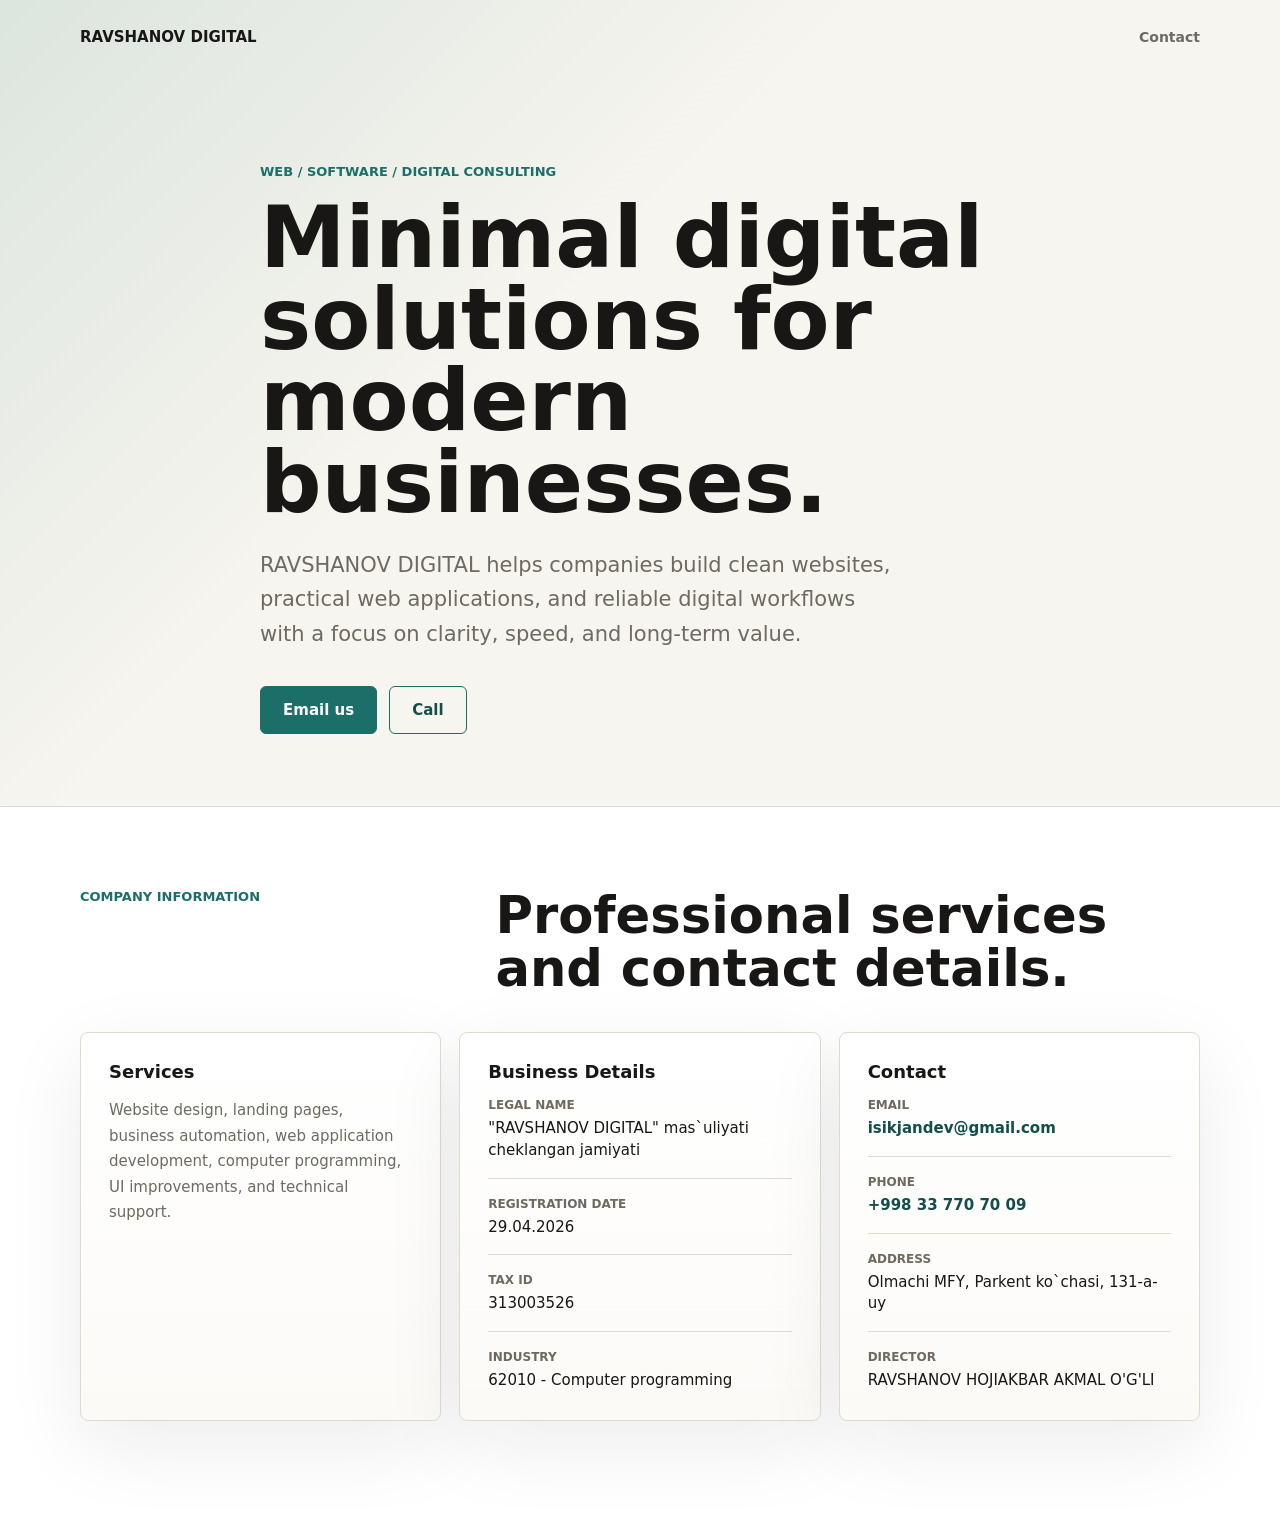
<file: index.html>
<!doctype html>
<html lang="ru">
  <head>
    <meta charset="UTF-8" />
    <meta name="viewport" content="width=device-width, initial-scale=1.0" />
    <title>RAVSHANOV DIGITAL - Business Website</title>
    <meta
      name="description"
      content="RAVSHANOV DIGITAL provides computer programming, software development, and digital services for businesses."
    />
    <link rel="stylesheet" href="styles.css" />
    <meta name="google-site-verification" content="D-GQ3oTYzcxDa-gmTwiZb0Vh77wzxZHd9rKQFkZ1bDU" />
  </head>
  <body>
    <main class="page">
      <section class="hero" aria-labelledby="hero-title">
        <nav class="nav" aria-label="Main navigation">
          <a class="logo" href="#hero-title">RAVSHANOV DIGITAL</a>
          <a class="nav-link" href="#contacts">Contact</a>
        </nav>

        <div class="hero-content">
          <p class="eyebrow">Web / Software / Digital consulting</p>
          <h1 id="hero-title">Minimal digital solutions for modern businesses.</h1>
          <p class="hero-text">
            RAVSHANOV DIGITAL helps companies build clean websites, practical web applications,
            and reliable digital workflows with a focus on clarity, speed, and long-term value.
          </p>
          <div class="hero-actions" aria-label="Primary contact options">
            <a class="button" href="mailto:isikjandev@gmail.com">Email us</a>
            <a class="button button-secondary" href="tel:+998337707009">Call</a>
          </div>
        </div>
      </section>

      <section class="details" id="contacts" aria-labelledby="details-title">
        <div class="section-heading">
          <p class="eyebrow">Company information</p>
          <h2 id="details-title">Professional services and contact details.</h2>
        </div>

        <div class="info-grid">
          <article class="info-card">
            <h3>Services</h3>
            <p>
              Website design, landing pages, business automation, web application
              development, computer programming, UI improvements, and technical support.
            </p>
          </article>

          <article class="info-card">
            <h3>Business Details</h3>
            <dl class="facts">
              <div>
                <dt>Legal name</dt>
                <dd>"RAVSHANOV DIGITAL" mas`uliyati cheklangan jamiyati</dd>
              </div>
              <div>
                <dt>Registration date</dt>
                <dd>29.04.2026</dd>
              </div>
              <div>
                <dt>Tax ID</dt>
                <dd>313003526</dd>
              </div>
              <div>
                <dt>Industry</dt>
                <dd>62010 - Computer programming</dd>
              </div>
            </dl>
          </article>

          <article class="info-card">
            <h3>Contact</h3>
            <dl class="facts">
              <div>
                <dt>Email</dt>
                <dd><a href="mailto:isikjandev@gmail.com">isikjandev@gmail.com</a></dd>
              </div>
              <div>
                <dt>Phone</dt>
                <dd><a href="tel:+998337707009">+998 33 770 70 09</a></dd>
              </div>
              <div>
                <dt>Address</dt>
                <dd>Olmachi MFY, Parkent ko`chasi, 131-a-uy</dd>
              </div>
              <div>
                <dt>Director</dt>
                <dd>RAVSHANOV HOJIAKBAR AKMAL O'G'LI</dd>
              </div>
            </dl>
          </article>
        </div>
      </section>
    </main>
  </body>
</html>
</file>
<file: styles.css>
:root {
  color-scheme: light;
  --bg: #f7f5ef;
  --surface: #ffffff;
  --ink: #181715;
  --muted: #6f6a61;
  --line: #dfd9ce;
  --accent: #1b6f68;
  --accent-dark: #124f4b;
  --shadow: 0 24px 80px rgba(24, 23, 21, 0.08);
}

* {
  box-sizing: border-box;
}

html {
  scroll-behavior: smooth;
}

body {
  margin: 0;
  min-width: 320px;
  font-family:
    Inter, ui-sans-serif, system-ui, -apple-system, BlinkMacSystemFont, "Segoe UI",
    sans-serif;
  color: var(--ink);
  background: var(--bg);
}

a {
  color: inherit;
  text-decoration: none;
}

.page {
  min-height: 100vh;
}

.hero {
  min-height: 68vh;
  padding: 28px clamp(20px, 5vw, 72px) 72px;
  background:
    linear-gradient(135deg, rgba(27, 111, 104, 0.12), transparent 42%),
    var(--bg);
  border-bottom: 1px solid var(--line);
}

.nav {
  display: flex;
  align-items: center;
  justify-content: space-between;
  max-width: 1120px;
  margin: 0 auto;
}

.logo {
  font-size: 15px;
  font-weight: 750;
  letter-spacing: 0;
}

.nav-link {
  color: var(--muted);
  font-size: 14px;
  font-weight: 600;
  transition:
    color 180ms ease,
    transform 180ms ease;
}

.nav-link:hover {
  color: var(--accent);
  transform: translateY(-1px);
}

.hero-content {
  width: min(760px, 100%);
  max-width: 1120px;
  margin: 118px auto 0;
}

.eyebrow {
  margin: 0 0 18px;
  color: var(--accent);
  font-size: 13px;
  font-weight: 800;
  letter-spacing: 0;
  text-transform: uppercase;
}

h1,
h2,
h3,
p {
  margin-top: 0;
}

h1 {
  max-width: 760px;
  margin-bottom: 24px;
  font-size: clamp(42px, 7vw, 86px);
  line-height: 0.95;
  letter-spacing: 0;
}

.hero-text {
  max-width: 640px;
  margin-bottom: 34px;
  color: var(--muted);
  font-size: clamp(17px, 2vw, 21px);
  line-height: 1.65;
}

.hero-actions {
  display: flex;
  flex-wrap: wrap;
  gap: 12px;
}

.button {
  display: inline-flex;
  align-items: center;
  justify-content: center;
  min-height: 48px;
  padding: 0 22px;
  border: 1px solid var(--accent);
  border-radius: 6px;
  color: #ffffff;
  background: var(--accent);
  font-size: 15px;
  font-weight: 750;
  transition:
    background 180ms ease,
    border-color 180ms ease,
    transform 180ms ease;
}

.button:hover {
  background: var(--accent-dark);
  border-color: var(--accent-dark);
  transform: translateY(-2px);
}

.button-secondary {
  color: var(--accent-dark);
  background: transparent;
}

.button-secondary:hover {
  color: #ffffff;
}

.details {
  padding: 82px clamp(20px, 5vw, 72px) 96px;
  background: var(--surface);
}

.section-heading,
.info-grid {
  max-width: 1120px;
  margin-right: auto;
  margin-left: auto;
}

.section-heading {
  display: grid;
  grid-template-columns: minmax(180px, 0.35fr) minmax(0, 0.65fr);
  gap: 36px;
  align-items: start;
  margin-bottom: 36px;
}

.section-heading h2 {
  margin-bottom: 0;
  font-size: clamp(30px, 4vw, 52px);
  line-height: 1.05;
  letter-spacing: 0;
}

.info-grid {
  display: grid;
  grid-template-columns: repeat(3, minmax(0, 1fr));
  gap: 18px;
}

.info-card {
  min-height: 270px;
  padding: 28px;
  border: 1px solid var(--line);
  border-radius: 8px;
  background: linear-gradient(180deg, #ffffff 0%, #fbfaf7 100%);
  box-shadow: var(--shadow);
}

.info-card h3 {
  margin-bottom: 16px;
  font-size: 18px;
}

.info-card p {
  margin-bottom: 0;
  color: var(--muted);
  font-size: 15px;
  line-height: 1.7;
}

.facts {
  display: grid;
  gap: 18px;
  margin: 0;
}

.facts div {
  padding-bottom: 16px;
  border-bottom: 1px solid var(--line);
}

.facts div:last-child {
  padding-bottom: 0;
  border-bottom: 0;
}

.facts dt {
  margin-bottom: 6px;
  color: var(--muted);
  font-size: 12px;
  font-weight: 800;
  letter-spacing: 0;
  text-transform: uppercase;
}

.facts dd {
  margin: 0;
  font-size: 15px;
  line-height: 1.45;
}

.facts a {
  color: var(--accent-dark);
  font-weight: 700;
}

.facts a:hover {
  text-decoration: underline;
  text-underline-offset: 4px;
}

@media (max-width: 820px) {
  .hero {
    min-height: auto;
    padding-bottom: 58px;
  }

  .hero-content {
    margin-top: 78px;
  }

  .section-heading,
  .info-grid {
    grid-template-columns: 1fr;
  }

  .section-heading {
    gap: 10px;
  }
}

@media (max-width: 560px) {
  .hero {
    padding-top: 22px;
  }

  .nav {
    gap: 18px;
  }

  .hero-content {
    margin-top: 66px;
  }

  h1 {
    font-size: 42px;
  }

  .button {
    width: 100%;
  }

  .details {
    padding-top: 62px;
    padding-bottom: 72px;
  }

  .info-card {
    min-height: auto;
    padding: 22px;
  }
}
</file>
